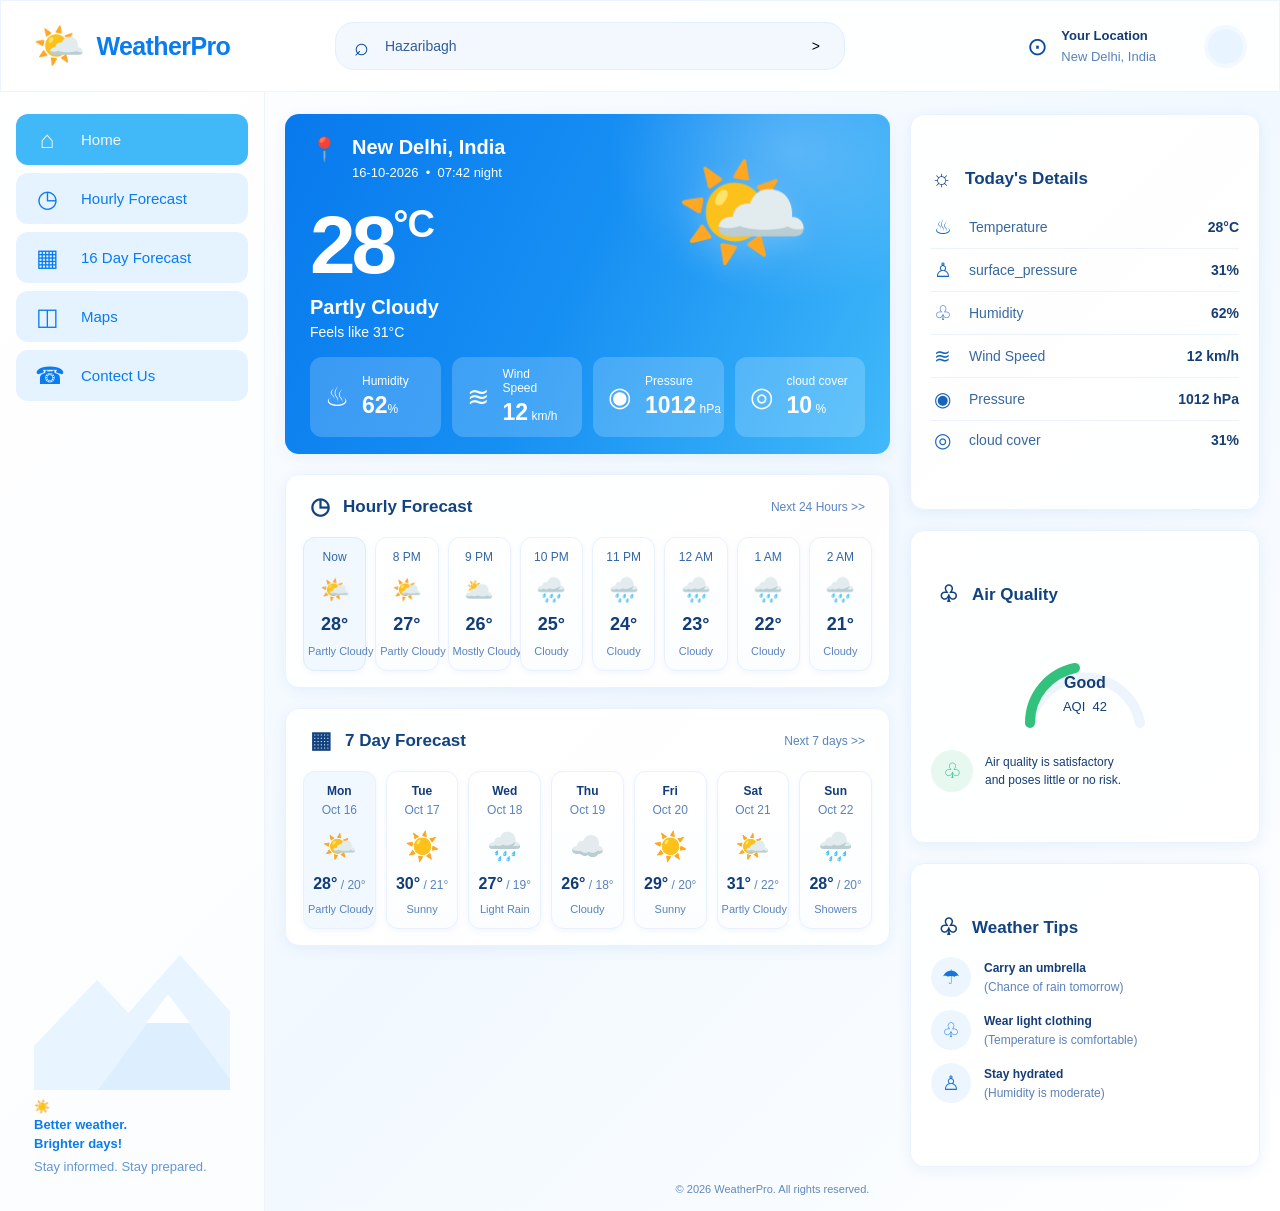
<file: index.html>
<!DOCTYPE html>
<html lang="en">

<head>
  <meta charset="UTF-8">
  <meta name="viewport" content="width=device-width, initial-scale=1.0">
  <title>WeatherPro Dashboard</title>
  
</head>


<link rel="stylesheet"  href="weatherpro_dashboard.css"
<body>
  
  <div class="app">
    <header class="topbar">
      <div class="brand"><span class="brand-icon">🌤️</span><span>WeatherPro</span></div>
      <label class="search"><span>⌕</span><input type="search" id="search-input" placeholder="Search city, state or country..."
          aria-label="Search city, state or country"><button id="searchbutton">></button></label>
      <div class="location"><span class="pin">⊙</span>
        <div><strong>Your Location</strong><small id="location-value1">New Delhi, India</small></div>
      </div>
      <div class="avatar" aria-label="User profile"></div>
    </header>
    <div class="main">
      <aside class="sidebar">
        <nav class="nav" aria-label="Main navigation">
          <a href="#" class="active" style="background-color:#41b9f9; color: whitesmoke;"><span class="ico" >⌂</span>Home</a>
          <a href="weatherpro_hourly_temp.html" class="active"><span class="ico">◷</span>Hourly Forecast</a>
          <a href="weatherpro_day_temp.html" class="active"><span class="ico">▦</span>16 Day Forecast</a>
          <a href="weatherpro_map.html"class="active"><span class="ico">◫</span>Maps</a>
          <a href="mailto:avinashswarnkar99@gmail.com"class="active"><span class="ico">☎</span>Contect Us</a>
        </nav>
        <div class="sidebar-bottom">
          <div class="mountain"><span class="peak"></span><span class="snow"></span></div>
          <div class="tagline">☀️<br>Better weather.<br>Brighter days!<small>Stay informed. Stay prepared.</small></div>
        </div>
      </aside>
      <main class="content">
        <div class="center-column">
          <section class="hero">
            <div class="hero-top"><span class="pin">📍</span>
              <div id="location-value">New Delhi, India<small id="today">16-10-2026&nbsp; • &nbsp;07:42  night</small></div>
            </div>
            <div class="weather-art">🌤️</div>
            <div class="temperature"><span id="temperature-value">28</span><span>°C</span></div>
            <div class="condition">Partly Cloudy</div>
            <div class="feels">Feels like 31°C</div>
            <div class="hero-stats">
              <div class="stat"><span class="ico">♨</span>
                <div><small>Humidity</small><strong id="humidity-value">62<em>%</em></strong></div>
              </div>
              <div class="stat"><span class="ico">≋</span>
                <div><small>Wind Speed</small><strong id="wind-speed-value">12<em> km/h</em></strong></div>
              </div>
              <div class="stat"><span class="ico">◉</span>
                <div><small>Pressure</small><strong id="pressure-value">1012<em> hPa</em></strong></div>
              </div>
              <div class="stat"><span class="ico">◎</span>
                <div><small>cloud cover</small><strong id="cloud-cover">10<em> %</em></strong></div>
              </div>
            </div>
          </section>
          <section class="panel" id="panel">
            <h2 class="panel-heading"><span class="ico">◷</span>Hourly Forecast <span class="more"> <a href="weatherpro_hourly_temp.html" id="a">Next 24 Hours >></a>
                </span></h2>
            <div class="hourly-grid">
              <div class="forecast-card">
                <div class="time">Now</div>
                <div class="weather">🌤️</div><strong class="hourly-temp">28°</strong><small>Partly Cloudy</small>
              </div>
              <div class="forecast-card">
                <div class="time">8 PM</div>
                <div class="weather">🌤️</div><strong class="hourly-temp">27°</strong ><small>Partly Cloudy</small>
              </div>
              <div class="forecast-card">
                <div class="time">9 PM</div>
                <div class="weather">🌥️</div><strong class="hourly-temp">26°</strong><small>Mostly Cloudy</small>
              </div>
              <div class="forecast-card">
                <div class="time">10 PM</div>
                <div class="weather">🌧️</div><strong class="hourly-temp">25°</strong><small>Cloudy</small>
              </div>
              <div class="forecast-card">
                <div class="time">11 PM</div>
                <div class="weather">🌧️</div><strong class="hourly-temp">24°</strong><small>Cloudy</small>
              </div>
              <div class="forecast-card">
                <div class="time">12 AM</div>
                <div class="weather">🌧️</div><strong class="hourly-temp" >23°</strong><small>Cloudy</small>
              </div>
              <div class="forecast-card">
                <div class="time">1 AM</div>
                <div class="weather">🌧️</div><strong class="hourly-temp">22°</strong><small>Cloudy</small>
              </div>
              <div class="forecast-card">
                <div class="time">2 AM</div>
                <div class="weather">🌧️</div><strong class="hourly-temp">21°</strong><small>Cloudy</small>
              </div>
            </div>
          </section>
          <section class="panel" id="panel7day">
            <h2 class="panel-heading"><span class="ico">▦</span>7 Day Forecast <span class="more"><a href="weatherpro_day_temp.html" id="a">Next 7 days >></a>
                </span></h2>
            <div class="daily-grid">
              <div class="daily-card"><strong>Mon</strong>
                <div class="date">Oct 16</div>
                <div class="weather">🌤️</div>
                <div class="temps daily-temp" >28°<span> / 20°</span></div><small>Partly Cloudy</small>
              </div>
              <div class="daily-card"><strong>Tue</strong>
                <div class="date">Oct 17</div>
                <div class="weather">☀️</div>
                <div class="temps daily-temp" >30°<span> / 21°</span></div><small>Sunny</small>
              </div>
              <div class="daily-card"><strong>Wed</strong>
                <div class="date">Oct 18</div>
                <div class="weather">🌧️</div>
                <div class="temps daily-temp" >27°<span> / 19°</span></div><small>Light Rain</small>
              </div>
              <div class="daily-card"><strong>Thu</strong>
                <div class="date">Oct 19</div>
                <div class="weather">☁️</div>
                <div class="temps daily-temp" >26°<span> / 18°</span></div><small>Cloudy</small>
              </div>
              <div class="daily-card"><strong>Fri</strong>
                <div class="date">Oct 20</div>
                <div class="weather">☀️</div>
                <div class="temps daily-temp" >29°<span> / 20°</span></div><small>Sunny</small>
              </div>
              <div class="daily-card"><strong>Sat</strong>
                <div class="date">Oct 21</div>
                <div class="weather">🌤️</div>
                <div class="temps daily-temp" >31°<span> / 22°</span></div><small>Partly Cloudy</small>
              </div>
              <div class="daily-card"><strong>Sun</strong>
                <div class="date">Oct 22</div>
                <div class="weather">🌧️</div>
                <div class="temps daily-temp" >28°<span> / 20°</span></div><small>Showers</small>
              </div>
            </div>
          </section>
        </div>
        <aside class="right-column">
          <section class="panel details">
            <h2 class="panel-heading"><span class="ico">☼</span>Today's Details</h2>
            <div class="detail-row"><span class="ico">♨</span><span>Temperature</span><strong id="temperature-value1">28°C</strong></div>
            <div class="detail-row"><span class="ico">♙</span><span>surface_pressure</span><strong id="surface_pressure">31%</strong></div>
            <div class="detail-row"><span class="ico">♧</span><span>Humidity</span><strong id="humidity-value1">62%</strong></div>
            <div class="detail-row"><span class="ico">≋</span><span>Wind Speed</span><strong id="wind-speed-value1">12 km/h</strong></div>
            <div class="detail-row"><span class="ico">◉</span><span>Pressure</span><strong id="pressure-value1">1012 hPa</strong></div>
            <div class="detail-row"><span class="ico">◎</span><span>cloud cover</span><strong id="cloud-cover1">31%</strong></div>
          </section>
          <section class="panel air-panel">
            <h2 class="panel-heading"><span class="ico">♧</span>Air Quality</h2>
            <div class="gauge">
              <svg viewBox="0 0 150 124" aria-hidden="true">
                <path d="M20 105 A56 56 0 0 1 130 105" fill="none" stroke="#edf4fc" stroke-width="10"
                  stroke-linecap="round" />
                <path d="M20 105 A56 56 0 0 1 65 50" fill="none" stroke="#32c27e" stroke-width="10"
                  stroke-linecap="round" />
              </svg>
              <div class="gauge-text">Good<small>AQI&nbsp; 42</small></div>
            </div>
            <div class="air-note"><span class="bubble">♧</span><span>Air quality is satisfactory<br>and poses little or
                no risk.</span></div>
          </section>
          <section class="panel tips">
            <h2 class="panel-heading"><span class="ico">♧</span>Weather Tips</h2>
            <div class="tip"><span class="tip-icon">☂</span>
              <div><strong>Carry an umbrella</strong><small>(Chance of rain tomorrow)</small></div>
            </div>
            <div class="tip"><span class="tip-icon">♧</span>
              <div><strong>Wear light clothing</strong><small>(Temperature is comfortable)</small></div>
            </div>
            <div class="tip"><span class="tip-icon">♙</span>
              <div><strong>Stay hydrated</strong><small>(Humidity is moderate)</small></div>
            </div>
          </section>
        </aside>
        <footer class="footer">© 2026 WeatherPro. All rights reserved.</footer>
      </main>
    </div>
  </div>
  <script src="weatherpro_deshboard.js"></script>
</body>
</html>
</file>
<file: weatherpro_dashboard.css>
:root {
      --blue: #087cf0;
      --blue2: #42b8ff;
      --navy: #123c78;
      --muted: #5b82b9;
      --line: #e4effd;
      --panel: #fff;
      --bg: #f4f9ff;
      --shadow: 0 3px 14px rgba(37, 112, 196, .08);
    }

    * {
      box-sizing: border-box
    }
    html {
scroll-behavior: smooth;
}


    body {
      margin: 0;
      background: #f5f9ff;
      color: var(--navy);
      font-family: Inter, "Segoe UI", Arial, sans-serif;
      font-size: 14px
    }

    button,
    input {
      font: inherit
    }
    #searchbutton{
      border: none;
      background: none;
    }

    .app {
      min-height: 100vh;
      background: linear-gradient(135deg, #fff 0%, #f1f8ff 55%, #fff 100%);
      overflow: hidden
    }

    .topbar {
      height: 92px;
      background: rgba(255, 255, 255, .94);
      border: 1px solid #edf4ff;
      display: flex;
      align-items: center;
      gap: 32px;
      padding: 0 32px;
      position: relative;
      z-index: 2
    }

    .brand {
      display: flex;
      align-items: center;
      gap: 12px;
      min-width: 270px;
      color: #087cf0;
      font-size: 25px;
      font-weight: 750;
      letter-spacing: -.6px
    }

    .brand-icon {
      font-size: 42px;
      line-height: 1
    }

    .search {
      height: 48px;
      max-width: 510px;
      flex: 1;
      display: flex;
      align-items: center;
      gap: 14px;
      padding: 0 18px;
      border-radius: 19px;
      background: #f3f8ff;
      border: 1px solid rgb(226, 239, 255);
      color: #0b4c9b
    }

    .search span {
      font-size: 25px;
      line-height: 1
    }

    .search input {
      width: 100%;
      border: 0;
      outline: 0;
      background: transparent;
      color: #315e97;
      font-size: 14px
    }

    .search input::placeholder {
      color: #5d80b0
    }

    .location {
      margin-left: auto;
      display: flex;
      align-items: center;
      gap: 13px;
      color: #0a4c9e;
      white-space: nowrap
    }

    .location .pin {
      font-size: 25px
    }

    .location strong {
      display: block;
      color: #153b71;
      font-size: 13px;
      margin-bottom: 5px
    }

    .location small {
      color: #5b82b9;
      font-size: 13px
    }

.avatar {
    width: 43px;
    height: 43px;
    border-radius: 50%;
    background-image: url("https://i.ibb.co/yF6XYt50/Whats-App-Image-2026-10-24-at-7-56-13-PM-removebg-preview.png");
    background-size: cover;
    background-position: center;
    background-repeat: no-repeat;
    background-color: #e8f4ff;
    border: 4px solid #f4f9ff;
    margin-left: 16px;
    flex-shrink: 0;
}
 #map {
  
    width: 100%;
    height: 100%;
    
}

    .main {
      display: grid;
      grid-template-columns: 265px minmax(0, 1fr);
      min-height: calc(100vh - 92px)
    }

    .sidebar {
      background: rgba(255, 255, 255, .78);
      border-right: 1px solid #edf4ff;
      padding: 22px 16px 25px;
      display: flex;
      flex-direction: column;
      min-height: calc(100vh - 92px)
    }

    .nav {
      display: flex;
      flex-direction: column;
      gap: 8px
    }

    .nav a {
      height: 51px;
      display: flex;
      align-items: center;
      gap: 22px;
      padding: 0 19px;
      border-radius: 12px;
      color: #174b8d;
      text-decoration: none;
      font-size: 15px
    }

    .nav a .ico {
      font-size: 24px;
      width: 24px;
      text-align: center
    }

    .nav a.active {
      background: #e5f2ff;
      color: #087cf0
    }

    .sidebar-bottom {
      margin-top: auto;
      padding: 25px 18px 10px
    }

    .mountain {
      height: 160px;
      position: relative;
      opacity: .55;
      overflow: hidden;
      margin-bottom: 8px
    }

    .mountain:before,
    .mountain:after {
      content: "";
      position: absolute;
      bottom: 0;
      width: 0;
      height: 0;
      border-left: 105px solid transparent;
      border-right: 105px solid transparent;
      border-bottom: 110px solid #d8edff
    }

    .mountain:before {
      left: -42px
    }

    .mountain:after {
      right: -70px;
      border-left-width: 120px;
      border-right-width: 120px;
      border-bottom-width: 135px
    }

    .mountain .peak {
      position: absolute;
      bottom: 0;
      left: 64px;
      width: 0;
      height: 0;
      border-left: 70px solid transparent;
      border-right: 70px solid transparent;
      border-bottom: 95px solid #c5e5ff;
      z-index: 1
    }

    .mountain .snow {
      position: absolute;
      bottom: 67px;
      left: 112px;
      width: 0;
      height: 0;
      border-left: 22px solid transparent;
      border-right: 22px solid transparent;
      border-bottom: 29px solid #fff;
      z-index: 2
    }

    .tagline {
      color: #087cf0;
      font-weight: 700;
      line-height: 1.4;
      font-size: 13px
    }

    .tagline small {
      display: block;
      color: #6397d5;
      font-weight: 400;
      margin-top: 5px;
      font-size: 13px
    }

    .content {
      padding: 22px 20px 16px;
      min-width: 0;
      display: grid;
      grid-template-columns: minmax(0, 1fr) 350px;
      gap: 20px;
      align-content: start
    }

    .center-column,
    .right-column {
      min-width: 0;
      display: flex;
      flex-direction: column;
      gap: 20px
    }

    .hero {
      min-height: 340px;
    
      border-radius: 14px;
      padding: 22px 25px 17px;
      color: #fff;
      position: relative;
      overflow: hidden;
      background: linear-gradient(115deg, #0879ed 0%, #168ff3 48%, #41b9f9 100%);
      box-shadow: var(--shadow)
    }

    .hero:after {
      content: "";
      position: absolute;
      right: -35px;
      top: -35px;
      width: 55%;
      height: 70%;
      background: radial-gradient(ellipse at 60% 30%, rgba(255, 255, 255, .24), transparent 65%);
      pointer-events: none
    }

    .hero-top {
      position: relative;
      z-index: 1;
      display: flex;
      align-items: flex-start;
      gap: 13px;
      font-size: 20px;
      font-weight: 700
    }

    .hero-top .pin {
      font-size: 23px
    }

    .hero-top small {
      display: block;
      font-size: 13px;
      font-weight: 400;
      margin-top: 6px
    }
   

    .temperature {
      position: relative;
      z-index: 1;
      margin-top: 26px;
      font-size: 82px;
      line-height: .95;
      font-weight: 750;
      letter-spacing: -4px
    }
    #temperature-value {
      font-size: 82px;
      line-height: .95;
      font-weight: 750;
      letter-spacing: -4px
    }

    .temperature span {
      font-size: 38px;
      vertical-align: top;
      letter-spacing: -1px
    }

    .condition {
      position: relative;
      z-index: 1;
      font-size: 20px;
      font-weight: 650;
      margin-top: 12px
    }

    .feels {
      position: relative;
      z-index: 1;
      font-size: 14px;
      margin-top: 5px
    }

    .weather-art {
      position: absolute;
      right: 13%;
      top: 34px;
      font-size: 110px;
      filter: drop-shadow(0 8px 12px rgba(255, 255, 255, .18));
      z-index: 1
    }

    .hero-stats {
      display: grid;
      grid-template-columns: repeat(4, minmax(0, 1fr));
      gap: 11px;
      margin-top: 17px;
      position: relative;
      z-index: 1
    }

    .stat {
      height: 80px;
      border-radius: 12px;
      background: rgba(255, 255, 255, .19);
      display: flex;
      align-items: center;
      gap: 13px;
      padding: 12px 15px;
      min-width: 0
    }

    .stat .ico {
      font-size: 27px
    }

    .stat small {
      display: block;
      font-size: 12px;
      margin-bottom: 4px
    }

    .stat strong {
      font-size: 23px;
      white-space: nowrap
    }

    .stat strong em {
      font-size: 12px;
      font-style: normal;
      font-weight: 500
    }

    .panel {
      background: rgba(255, 255, 255, .93);
      border: 1px solid #eaf2ff;
      border-radius: 14px;
      padding: 18px 17px 16px;
      box-shadow: var(--shadow)
    }

    .panel-heading {
      display: flex;
      align-items: center;
      gap: 13px;
      margin: 0 7px 17px;
      font-size: 17px;
      font-weight: 750;
      color: #12427f
    }

    .panel-heading .ico {
      font-size: 23px
    }

    .panel-heading .more {
      margin-left: auto;
      font-size: 12px;
      font-weight: 400;
      color: #5a83bd;
      white-space: nowrap;
      
    
    }
    #a{
      margin-left: auto;
      font-size: 12px;
      font-weight: 400;
      color: #5a83bd;
      white-space: nowrap;
      text-decoration: none;
    }

    .hourly-grid {
      display: grid;
      grid-template-columns: repeat(8, minmax(0, 1fr));
      gap: 9px
    }

    .forecast-card {
      border: 1px solid #e7f1ff;
      border-radius: 12px;
      min-width: 0;
      text-align: center;
      padding: 12px 4px 13px;
      background: linear-gradient(180deg, #fff, #fbfdff);
      box-shadow: 0 2px 6px rgba(30, 105, 190, .05)
    }

    .forecast-card:first-child {
      background: #f1f8ff;
      border-color: #dcecff
    }

    .forecast-card .time {
      font-size: 12px;
      color: #3267a8;
      white-space: nowrap
    }

    .forecast-card .weather {
      font-size: 24px;
      margin: 14px 0 12px;
      line-height: 1
    }

    .forecast-card strong {
      font-size: 18px;
      display: block;
      color: #123d78
    }

    .forecast-card small {
      display: block;
      color: #5a83bd;
      font-size: 11px;
      margin-top: 10px;
      white-space: nowrap
    }

    .daily-grid {
      display: grid;
      grid-template-columns: repeat(7, minmax(0, 1fr));
      gap: 10px
    }

    .daily-card {
     border: 1px solid #e7f1ff;
    border-radius: 12px;
    min-width: 0;
    text-align: center;
    padding: 12px 4px 13px;
    background: linear-gradient(180deg, #fff, #fbfdff);
    box-shadow: 0 2px 6px rgba(30, 105, 190, .05);
    }

    .daily-card:first-child {
      background: #f1f8ff
    }

    .daily-card strong {
      display: block;
      font-size: 12px
    }

    .daily-card .date {
      font-size: 12px;
      color: #5a83bd;
      margin-top: 5px
    }

    .daily-card .weather {
      font-size: 28px;
      margin: 13px 0 12px
    }

    .daily-card .temps {
      font-size: 16px;
      font-weight: 750;
      white-space: nowrap
    }

    .daily-card .temps span {
      font-size: 12px;
      font-weight: 500;
      color: #5b82b9
    }

    .daily-card small {
      display: block;
      font-size: 11px;
      color: #5a83bd;
      margin-top: 10px;
      white-space: nowrap
    }

    .right-column .panel {
      padding: 18px 20px
    }

    .details .panel-heading {
      margin: 0 0 14px
    }

    .detail-row {
      height: 43px;
      display: flex;
      align-items: center;
      gap: 15px;
      border-bottom: 1px solid #edf3fc;
      color: #37689f
    }

    .detail-row:last-child {
      border-bottom: 0;
      height: 38px
    }

    .detail-row .ico {
      font-size: 20px;
      width: 23px;
      text-align: center;
      color: #1764bb
    }

    .detail-row strong {
      margin-left: auto;
      color: #163d76;
      font-size: 14px;
      white-space: nowrap
    }

    .air-panel {
      min-height: 242px
    }

    .air-panel .panel-heading {
      margin-bottom: 10px
    }

    .gauge {
      height: 124px;
      width: 150px;
      margin: 0 auto;
      position: relative;
      display: grid;
      place-items: center
    }

    .gauge svg {
      position: absolute;
      inset: 0;
      width: 100%;
      height: 100%
    }

    .gauge-text {
      position: relative;
      text-align: center;
      margin-top: 28px;
      font-size: 16px;
      font-weight: 750;
      color: #143e79
    }

    .gauge-text small {
      display: block;
      font-weight: 500;
      font-size: 13px;
      margin-top: 7px
    }

    .air-note {
      display: flex;
      align-items: center;
      gap: 12px;
      margin-top: 8px;
      color: #153d76;
      font-size: 12px;
      line-height: 1.5
    }

    .air-note .bubble {
      width: 42px;
      height: 42px;
      border-radius: 50%;
      display: grid;
      place-items: center;
      background: #e6f8f0;
      color: #1cbd7a;
      font-size: 21px;
      flex-shrink: 0
    }

    .tips .panel-heading {
      margin-bottom: 16px
    }

    .tip {
      display: flex;
      gap: 13px;
      align-items: center;
      margin: 13px 0
    }

    .tip-icon {
      width: 40px;
      height: 40px;
      border-radius: 50%;
      background: #edf6ff;
      color: #1676d7;
      display: grid;
      place-items: center;
      font-size: 20px;
      flex-shrink: 0
    }

    .tip strong {
      font-size: 12px;
      display: block;
      font-weight: 650;
      color: #163d76
    }

    .tip small {
      font-size: 12px;
      display: block;
      color: #5b82b9;
      margin-top: 5px
    }

    .footer {
      grid-column: 1/-1;
      text-align: center;
      color: #6088bd;
      font-size: 11px;
      padding: 0 0 0;
      margin-top: -4px
    }

    .social {
      position: absolute;
      right: 28px;
      bottom: 23px;
      display: flex;
      gap: 23px;
      color: #0a4d9a;
      font-size: 14px
    }
    @media (min-width:1250px) {
      .right-column .panel {
    padding: 50px 20px;
}
    }

    @media(max-width:1250px) {
      .main {
        grid-template-columns: 220px minmax(0, 1fr)
      }

      .content {
        grid-template-columns: minmax(0, 1fr) 300px;
        gap: 14px;
        padding: 16px
      }

      .brand {
        min-width: 220px
      }

      .topbar {
        gap: 18px
      }

      .hero {
        padding: 20px
      }

      .stat {
        padding: 10px;
        gap: 8px
      }

      .stat strong {
        font-size: 18px
      }

      .hourly-grid {
        grid-template-columns: repeat(4, minmax(0, 1fr))
      }

      .daily-grid {
        grid-template-columns: repeat(4, minmax(0, 1fr))
      }
    }

    @media(max-width:900px) {
          #map {
    margin-top: 80px;
    width: 100%;
    height: 80%;
    position: absolute;
}
      .topbar {
        height: auto;
        min-height: 80px;
        flex-wrap: wrap;
        padding: 14px 18px;
        gap: 14px
      }

      .brand {
        min-width: 0;
        flex: 1;
        font-size: 22px
      }

      .brand-icon {
        font-size: 34px
      }

      .search {
        order: 3;
        flex-basis: 100%;
        max-width: none
      }

      .location {
        margin-left: 0
      }

      .avatar {
        margin-left: 0
      }

      .main {
        grid-template-columns: 1fr
      }

      .sidebar {
        min-height: 0;
        padding: 10px 14px;
        border-right: 0;
        border-bottom: 1px solid #eaf2ff;
        overflow: scroll;
      }

      .nav {
        flex-direction: row;
        overflow-x: auto;
        gap: 0.8vw
      }

      .nav a {
        flex: 0 0 auto;
        padding: 0 13px;
        flex-shrink: 8;
        
        gap: 8px;
        height: 43px
      }

      .nav a .ico {
        font-size: 20px
      }

      .sidebar-bottom {
        display: none
      }

      .content {
        grid-template-columns: minmax(0, 1fr);
        padding: 14px
      }

      .right-column {
        display: grid;
        grid-template-columns: repeat(2, minmax(0, 1fr));
        align-items: start
      }

      .tips {
        grid-column:auto
      }

      .footer {
        padding: 10px 0
      }

      .social {
        display: none
      }
    }

    @media(max-width:560px) {
    
  
      .topbar {
        padding: 12px
      }

      .location {
        font-size: 12px
      }

      .location .pin {
        font-size: 20px
      }

      .location small {
        font-size: 11px
      }

      .avatar {
        width: 36px;
        height: 36px
      }

      .content {
        padding: 10px;
        gap: 12px
      }

      .center-column,
      .right-column {
        gap: 12px
      }

      .hero {
        width: 98vw;
        padding: 18px 15px 14px;
        min-height: 0
        
      }

      .hero-top {
        font-size: 17px
      }

      .temperature {
        font-size: 68px;
        margin-top: 25px
      }

      .temperature span {
        font-size: 30px
      }

      .condition {
        font-size: 17px
      }

      .weather-art {
        right: 1%;
        top: 58px;
        font-size: 70px
      }

      .hero-stats {
        grid-template-columns: repeat(2, minmax(0, 1fr));
        gap: 8px
      }

      .stat {
        height: 66px
      }

      .stat .ico {
        font-size: 22px
      }

      .stat strong {
        font-size: 18px
      }

      .panel {
        padding: 15px 10px
      }

      .panel-heading {
        font-size: 15px;
        margin-left: 3px;
        margin-right: 3px;
        gap: 8px
      }

      .hourly-grid {
        grid-template-columns: repeat(3, minmax(0, 0.3fr));
        gap: 25px;
      }

      .forecast-card {
        padding: 10px 2px
      }

      .forecast-card .time {
        font-size: 11px
      }

      .forecast-card .weather {
        font-size: 21px
      }

      .forecast-card strong {
        font-size: 16px
      }

      .forecast-card small {
        font-size: 10px
      }

      .daily-grid {
        grid-template-columns: repeat(3, minmax(0, 0.3fr));
        
        gap: 25px;
        
      }

      .daily-card {
        
        padding: 10px 2px
      }

      .daily-card .temps {
        font-size: 15px
      }

      .daily-card small {
        font-size: 10px
      }

      .right-column {
        grid-template-columns: minmax(0, 1fr)
      }

      .tips {
        grid-column: auto
      }

      .details .panel-heading {
        margin-bottom: 10px
      }

      .detail-row {
        height: 39px
      }
    }
</file>
